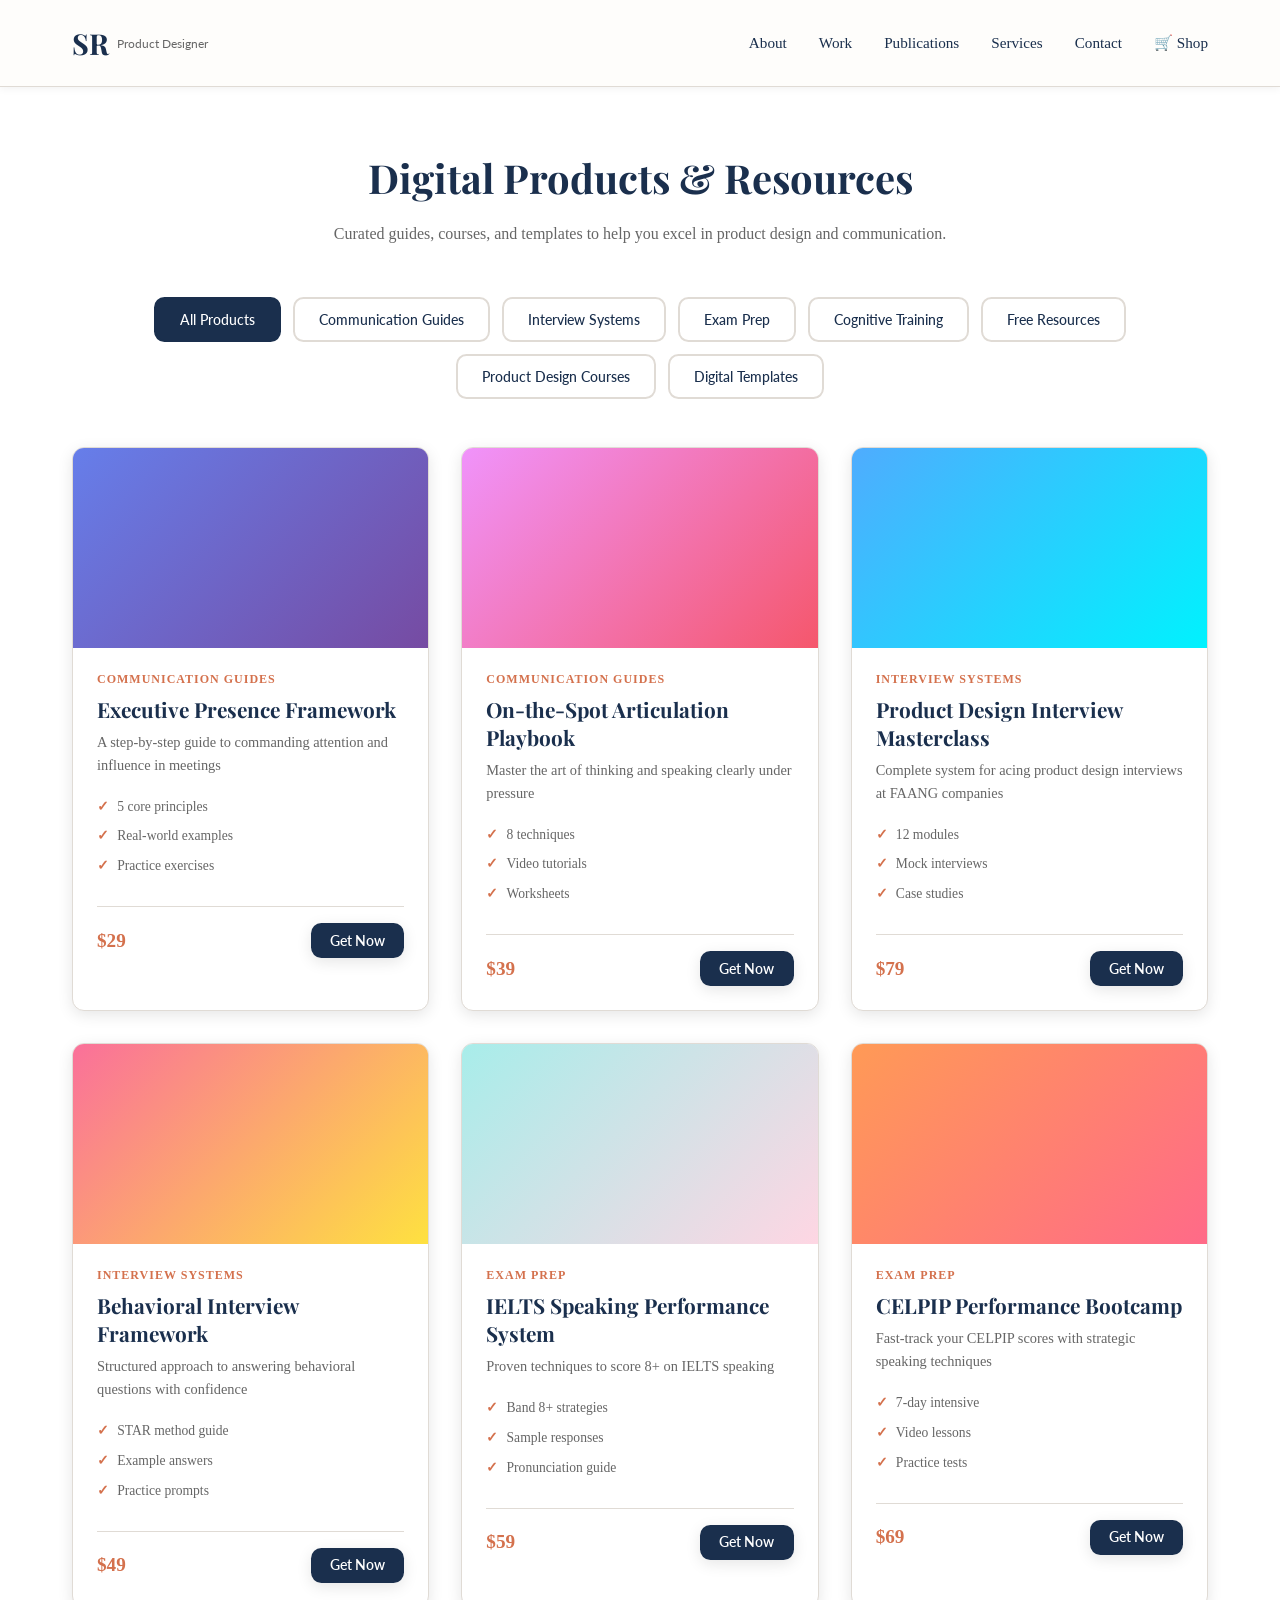
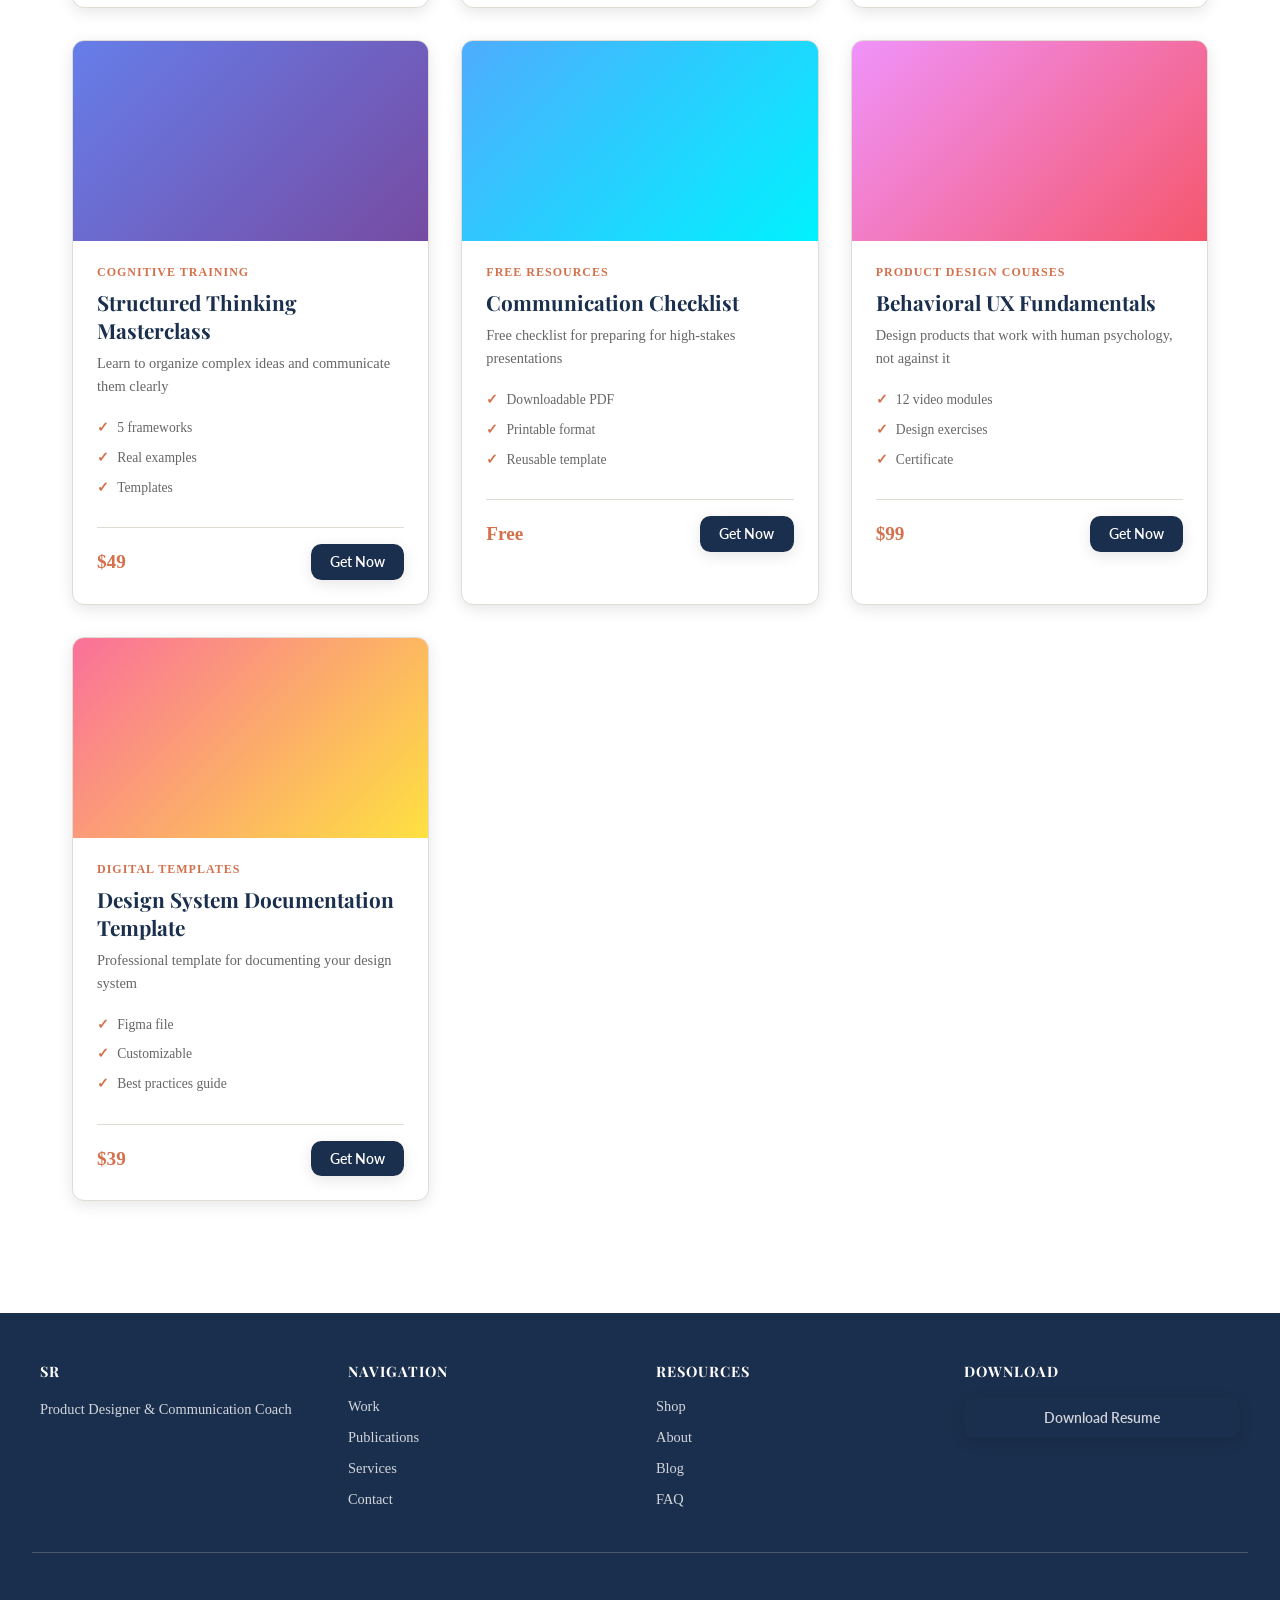
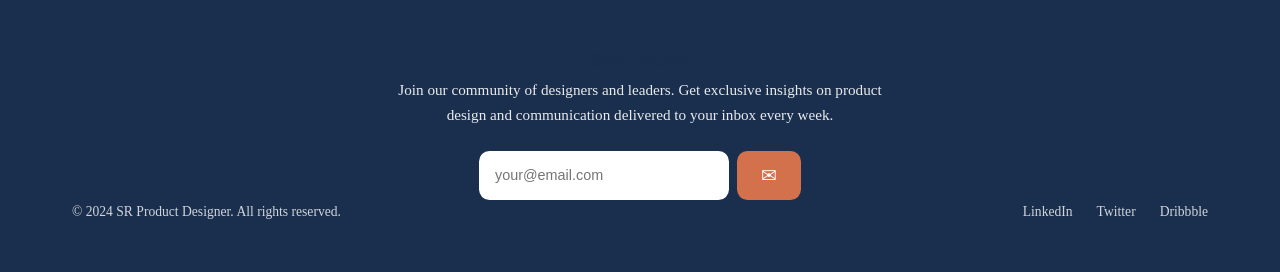
<file: shop.html>
<!DOCTYPE html>
<html lang="en">
<head>
  <meta charset="UTF-8">
  <meta name="viewport" content="width=device-width, initial-scale=1.0">
  <title>Shop - SR Portfolio</title>
  <link rel="preconnect" href="https://fonts.googleapis.com">
  <link rel="preconnect" href="https://fonts.gstatic.com" crossorigin>
  <link href="https://fonts.googleapis.com/css2?family=Playfair+Display:wght@600;700;800&family=Lato:wght@300;400;500;600;700&display=swap" rel="stylesheet">
  <link rel="stylesheet" href="styles.css">
</head>
<body>
  <!-- HEADER -->
  <header>
    <div class="header-container">
      <a href="index.html" class="logo">SR <span class="logo-subtitle">Product Designer</span></a>
      <nav>
        <a href="about.html">About</a>
        <a href="index.html#case-studies">Work</a>
        <a href="index.html#publications">Publications</a>
        <a href="index.html#services">Services</a>
        <a href="index.html#contact">Contact</a>
        <a href="shop.html" class="nav-shop">🛒 Shop</a>
      </nav>
    </div>
  </header>

  <!-- SHOP SECTION -->
  <section style="padding: 4rem 0;">
    <div class="container">
      <!-- Shop Header -->
      <div class="shop-header">
        <h1>Digital Products & Resources</h1>
        <p>Curated guides, courses, and templates to help you excel in product design and communication.</p>
      </div>

      <!-- Category Tabs -->
      <div class="category-tabs">
        <button class="category-tab active" data-category="all" onclick="filterProducts('all')">All Products</button>
        <button class="category-tab" data-category="communication-guides" onclick="filterProducts('communication-guides')">Communication Guides</button>
        <button class="category-tab" data-category="interview-systems" onclick="filterProducts('interview-systems')">Interview Systems</button>
        <button class="category-tab" data-category="exam-prep" onclick="filterProducts('exam-prep')">Exam Prep</button>
        <button class="category-tab" data-category="cognitive-training" onclick="filterProducts('cognitive-training')">Cognitive Training</button>
        <button class="category-tab" data-category="free-resources" onclick="filterProducts('free-resources')">Free Resources</button>
        <button class="category-tab" data-category="product-design-courses" onclick="filterProducts('product-design-courses')">Product Design Courses</button>
        <button class="category-tab" data-category="digital-templates" onclick="filterProducts('digital-templates')">Digital Templates</button>
      </div>

      <!-- Products Grid -->
      <div class="products-grid">
        <!-- Communication Guides -->
        <div class="product-card" data-category="communication-guides" style="display: block;">
          <div class="product-image" style="background: linear-gradient(135deg, #667eea 0%, #764ba2 100%);"></div>
          <div class="product-content">
            <span class="product-category">Communication Guides</span>
            <h3 class="product-title">Executive Presence Framework</h3>
            <p class="product-description">A step-by-step guide to commanding attention and influence in meetings</p>
            <ul class="product-features">
              <li>5 core principles</li>
              <li>Real-world examples</li>
              <li>Practice exercises</li>
            </ul>
            <div class="product-footer">
              <span class="product-price">$29</span>
              <button class="btn btn-primary" onclick="goToContactWithProduct('Executive Presence Framework')">Get Now</button>
            </div>
          </div>
        </div>

        <div class="product-card" data-category="communication-guides" style="display: block;">
          <div class="product-image" style="background: linear-gradient(135deg, #f093fb 0%, #f5576c 100%);"></div>
          <div class="product-content">
            <span class="product-category">Communication Guides</span>
            <h3 class="product-title">On-the-Spot Articulation Playbook</h3>
            <p class="product-description">Master the art of thinking and speaking clearly under pressure</p>
            <ul class="product-features">
              <li>8 techniques</li>
              <li>Video tutorials</li>
              <li>Worksheets</li>
            </ul>
            <div class="product-footer">
              <span class="product-price">$39</span>
              <button class="btn btn-primary" onclick="goToContactWithProduct('On-the-Spot Articulation Playbook')">Get Now</button>
            </div>
          </div>
        </div>

        <!-- Interview Systems -->
        <div class="product-card" data-category="interview-systems" style="display: block;">
          <div class="product-image" style="background: linear-gradient(135deg, #4facfe 0%, #00f2fe 100%);"></div>
          <div class="product-content">
            <span class="product-category">Interview Systems</span>
            <h3 class="product-title">Product Design Interview Masterclass</h3>
            <p class="product-description">Complete system for acing product design interviews at FAANG companies</p>
            <ul class="product-features">
              <li>12 modules</li>
              <li>Mock interviews</li>
              <li>Case studies</li>
            </ul>
            <div class="product-footer">
              <span class="product-price">$79</span>
              <button class="btn btn-primary" onclick="goToContactWithProduct('Product Design Interview Masterclass')">Get Now</button>
            </div>
          </div>
        </div>

        <div class="product-card" data-category="interview-systems" style="display: block;">
          <div class="product-image" style="background: linear-gradient(135deg, #fa709a 0%, #fee140 100%);"></div>
          <div class="product-content">
            <span class="product-category">Interview Systems</span>
            <h3 class="product-title">Behavioral Interview Framework</h3>
            <p class="product-description">Structured approach to answering behavioral questions with confidence</p>
            <ul class="product-features">
              <li>STAR method guide</li>
              <li>Example answers</li>
              <li>Practice prompts</li>
            </ul>
            <div class="product-footer">
              <span class="product-price">$49</span>
              <button class="btn btn-primary" onclick="goToContactWithProduct('Behavioral Interview Framework')">Get Now</button>
            </div>
          </div>
        </div>

        <!-- Exam Prep -->
        <div class="product-card" data-category="exam-prep" style="display: block;">
          <div class="product-image" style="background: linear-gradient(135deg, #a8edea 0%, #fed6e3 100%);"></div>
          <div class="product-content">
            <span class="product-category">Exam Prep</span>
            <h3 class="product-title">IELTS Speaking Performance System</h3>
            <p class="product-description">Proven techniques to score 8+ on IELTS speaking</p>
            <ul class="product-features">
              <li>Band 8+ strategies</li>
              <li>Sample responses</li>
              <li>Pronunciation guide</li>
            </ul>
            <div class="product-footer">
              <span class="product-price">$59</span>
              <button class="btn btn-primary" onclick="goToContactWithProduct('IELTS Speaking Performance System')">Get Now</button>
            </div>
          </div>
        </div>

        <div class="product-card" data-category="exam-prep" style="display: block;">
          <div class="product-image" style="background: linear-gradient(135deg, #ff9a56 0%, #ff6a88 100%);"></div>
          <div class="product-content">
            <span class="product-category">Exam Prep</span>
            <h3 class="product-title">CELPIP Performance Bootcamp</h3>
            <p class="product-description">Fast-track your CELPIP scores with strategic speaking techniques</p>
            <ul class="product-features">
              <li>7-day intensive</li>
              <li>Video lessons</li>
              <li>Practice tests</li>
            </ul>
            <div class="product-footer">
              <span class="product-price">$69</span>
              <button class="btn btn-primary" onclick="goToContactWithProduct('CELPIP Performance Bootcamp')">Get Now</button>
            </div>
          </div>
        </div>

        <!-- Cognitive Training -->
        <div class="product-card" data-category="cognitive-training" style="display: block;">
          <div class="product-image" style="background: linear-gradient(135deg, #667eea 0%, #764ba2 100%);"></div>
          <div class="product-content">
            <span class="product-category">Cognitive Training</span>
            <h3 class="product-title">Structured Thinking Masterclass</h3>
            <p class="product-description">Learn to organize complex ideas and communicate them clearly</p>
            <ul class="product-features">
              <li>5 frameworks</li>
              <li>Real examples</li>
              <li>Templates</li>
            </ul>
            <div class="product-footer">
              <span class="product-price">$49</span>
              <button class="btn btn-primary" onclick="goToContactWithProduct('Structured Thinking Masterclass')">Get Now</button>
            </div>
          </div>
        </div>

        <!-- Free Resources -->
        <div class="product-card" data-category="free-resources" style="display: block;">
          <div class="product-image" style="background: linear-gradient(135deg, #4facfe 0%, #00f2fe 100%);"></div>
          <div class="product-content">
            <span class="product-category">Free Resources</span>
            <h3 class="product-title">Communication Checklist</h3>
            <p class="product-description">Free checklist for preparing for high-stakes presentations</p>
            <ul class="product-features">
              <li>Downloadable PDF</li>
              <li>Printable format</li>
              <li>Reusable template</li>
            </ul>
            <div class="product-footer">
              <span class="product-price">Free</span>
              <button class="btn btn-primary" onclick="goToContactWithProduct('Communication Checklist')">Get Now</button>
            </div>
          </div>
        </div>

        <!-- Product Design Courses -->
        <div class="product-card" data-category="product-design-courses" style="display: block;">
          <div class="product-image" style="background: linear-gradient(135deg, #f093fb 0%, #f5576c 100%);"></div>
          <div class="product-content">
            <span class="product-category">Product Design Courses</span>
            <h3 class="product-title">Behavioral UX Fundamentals</h3>
            <p class="product-description">Design products that work with human psychology, not against it</p>
            <ul class="product-features">
              <li>12 video modules</li>
              <li>Design exercises</li>
              <li>Certificate</li>
            </ul>
            <div class="product-footer">
              <span class="product-price">$99</span>
              <button class="btn btn-primary" onclick="goToContactWithProduct('Behavioral UX Fundamentals')">Get Now</button>
            </div>
          </div>
        </div>

        <!-- Digital Templates -->
        <div class="product-card" data-category="digital-templates" style="display: block;">
          <div class="product-image" style="background: linear-gradient(135deg, #fa709a 0%, #fee140 100%);"></div>
          <div class="product-content">
            <span class="product-category">Digital Templates</span>
            <h3 class="product-title">Design System Documentation Template</h3>
            <p class="product-description">Professional template for documenting your design system</p>
            <ul class="product-features">
              <li>Figma file</li>
              <li>Customizable</li>
              <li>Best practices guide</li>
            </ul>
            <div class="product-footer">
              <span class="product-price">$39</span>
              <button class="btn btn-primary" onclick="goToContactWithProduct('Design System Documentation Template')">Get Now</button>
            </div>
          </div>
        </div>
      </div>
    </div>
  </section>

  <!-- FOOTER -->
  <footer>
    <div class="footer-container">
      <div class="footer-section">
        <h4>SR</h4>
        <p>Product Designer & Communication Coach</p>
      </div>

      <div class="footer-section">
        <h4>Navigation</h4>
        <ul>
          <li><a href="index.html#case-studies">Work</a></li>
          <li><a href="index.html#publications">Publications</a></li>
          <li><a href="index.html#services">Services</a></li>
          <li><a href="index.html#contact">Contact</a></li>
        </ul>
      </div>

      <div class="footer-section">
        <h4>Resources</h4>
        <ul>
          <li><a href="shop.html">Shop</a></li>
          <li><a href="about.html">About</a></li>
          <li><a href="#">Blog</a></li>
          <li><a href="#">FAQ</a></li>
        </ul>
      </div>

      <div class="footer-section">
        <h4>Download</h4>
        <a href="your-resume-url.pdf" download class="btn btn-primary" style="width: 100%; justify-content: center; text-align: center;">Download Resume</a>
      </div>
    </div>

    <div class="footer-divider"></div>

    <div class="footer-newsletter">
      <h4>Stay Updated</h4>
      <p>Join our community of designers and leaders. Get exclusive insights on product design and communication delivered to your inbox every week.</p>
      <form class="footer-newsletter-form" onsubmit="event.preventDefault(); alert('Newsletter signup - implement with backend');">
        <input type="email" placeholder="your@email.com" required>
        <button type="submit">✉</button>
      </form>
    </div>

    <div class="footer-bottom">
      <p>© 2024 SR Product Designer. All rights reserved.</p>
      <div class="footer-bottom-links">
        <a href="https://linkedin.com" target="_blank">LinkedIn</a>
        <a href="https://twitter.com" target="_blank">Twitter</a>
        <a href="https://dribbble.com" target="_blank">Dribbble</a>
      </div>
    </div>
  </footer>

  <script src="main.js"></script>
</body>
</html>
</file>
<file: styles.css>
/* ============================================
   SR PORTFOLIO - EXACT DESIGN SYSTEM
   Matching Manus React version perfectly
   ============================================ */

* {
  margin: 0;
  padding: 0;
  box-sizing: border-box;
}

:root {
  --primary: #1a2f4d;
  --primary-light: #2a4a6d;
  --primary-dark: #0f1f35;
  --accent: #d4714d;
  --accent-light: #e89070;
  --accent-dark: #c25a38;
  --secondary: #f5f3f0;
  --secondary-dark: #e8e4df;
  --background: #fefdfb;
  --foreground: #1a2f4d;
  --muted-foreground: #666666;
  --border: #e0dbd5;
  --card: #ffffff;
  
  --shadow-sm: 0 2px 8px rgba(0, 0, 0, 0.05);
  --shadow-md: 0 4px 15px rgba(0, 0, 0, 0.1);
  --shadow-lg: 0 8px 25px rgba(0, 0, 0, 0.15);
  --shadow-xl: 0 12px 40px rgba(0, 0, 0, 0.2);
}

html {
  scroll-behavior: auto;
}
}

body {
  font-family: 'Lato', -apple-system, BlinkMacSystemFont, 'Segoe UI', sans-serif;
  color: var(--foreground);
  background-color: var(--background);
  line-height: 1.6;
  font-weight: 300;
}

h1, h2, h3, h4, h5, h6 {
  font-family: 'Playfair Display', serif;
  color: var(--primary);
  font-weight: 700;
}

p {
  color: var(--muted-foreground);
  line-height: 1.8;
}

a {
  color: inherit;
  text-decoration: none;
}

/* ============================================
   HEADER & NAVIGATION
   ============================================ */

header {
  position: sticky;
  top: 0;
  z-index: 1000;
  background: var(--background);
  border-bottom: 1px solid var(--border);
  box-shadow: var(--shadow-sm);
}

.header-container {
  max-width: 1200px;
  margin: 0 auto;
  padding: 1.5rem 2rem;
  display: flex;
  justify-content: space-between;
  align-items: center;
}

.logo {
  font-size: 1.8rem;
  font-weight: 700;
  color: var(--primary);
  font-family: 'Playfair Display', serif;
  display: flex;
  align-items: center;
  gap: 0.5rem;
}

.logo-subtitle {
  font-size: 0.75rem;
  color: var(--muted-foreground);
  font-family: 'Lato', sans-serif;
  font-weight: 400;
}

nav {
  display: flex;
  gap: 2rem;
  align-items: center;
}

nav a {
  font-size: 0.95rem;
  font-weight: 500;
  color: var(--foreground);
  transition: color 0.3s ease;
  position: relative;
}

nav a:hover {
  color: var(--accent);
}

nav a::after {
  content: '';
  position: absolute;
  bottom: -5px;
  left: 0;
  width: 0;
  height: 2px;
  background: var(--accent);
  transition: width 0.3s ease;
}

nav a:hover::after {
  width: 100%;
}

nav a.nav-shop {
  display: inline-flex;
  align-items: center;
  justify-content: center;
  gap: 0.4rem;
  background: var(--accent);
  color: white;
  padding: 0.5rem 1.2rem;
  border-radius: 0.65rem;
  transition: all 0.3s ease;
  font-size: 0.95rem;
  font-weight: 500;
}

nav a.nav-shop:hover {
  background: var(--accent-dark);
  transform: translateY(-2px);
}

nav a.nav-shop::after {
  display: none;
}

/* ============================================
   BUTTONS
   ============================================ */

.btn {
  display: inline-flex;
  align-items: center;
  justify-content: center;
  gap: 0.5rem;
  padding: 0.75rem 1.5rem;
  border-radius: 0.65rem;
  border: none;
  cursor: pointer;
  font-size: 0.95rem;
  font-weight: 600;
  transition: all 0.3s ease;
  font-family: 'Lato', sans-serif;
}

.btn-primary {
  background: var(--primary);
  color: white;
  box-shadow: var(--shadow-md);
}

.btn-primary:hover {
  background: var(--primary-dark);
  transform: translateY(-2px);
  box-shadow: var(--shadow-lg);
}

.btn-secondary {
  background: transparent;
  color: var(--accent);
  border: 2px solid var(--accent);
}

.btn-secondary:hover {
  background: var(--accent);
  color: white;
}

.btn-outline {
  background: transparent;
  color: var(--primary);
  border: 2px solid var(--primary);
}

.btn-outline:hover {
  background: var(--primary);
  color: white;
}

/* ============================================
   CONTAINER & SECTIONS
   ============================================ */

.container {
  max-width: 1200px;
  margin: 0 auto;
  padding: 0 2rem;
}

section {
  padding: 4rem 0;
}

section.alt-bg {
  background: var(--secondary);
}

/* ============================================
   HERO SECTION
   ============================================ */

.hero {
  display: grid;
  grid-template-columns: 1fr 1fr;
  gap: 4rem;
  align-items: center;
  min-height: 80vh;
  padding: 4rem 0;
}

.hero-image {
  position: relative;
  display: flex;
  flex-direction: column;
  align-items: center;
}

.hero-image-wrapper {
  position: relative;
  width: 320px;
  height: 320px;
  margin-bottom: 2rem;
}

.hero-image-outer {
  position: absolute;
  inset: 0;
  border-radius: 1rem;
  background: linear-gradient(135deg, rgba(212, 113, 77, 0.2), rgba(26, 47, 77, 0.2));
  box-shadow: var(--shadow-lg);
}

.hero-image-inner {
  position: absolute;
  inset: 1rem;
  border-radius: 0.75rem;
  overflow: hidden;
  box-shadow: var(--shadow-md);
}

.hero-image-inner img {
  width: 100%;
  height: 100%;
  object-fit: cover;
  transition: opacity 0.7s ease;
}

.carousel-dots {
  position: absolute;
  bottom: 1.5rem;
  left: 50%;
  transform: translateX(-50%);
  display: flex;
  gap: 0.5rem;
  z-index: 10;
}

.carousel-dots button {
  width: 8px;
  height: 8px;
  border-radius: 50%;
  background: rgba(255, 255, 255, 0.5);
  border: none;
  cursor: pointer;
  transition: all 0.3s ease;
}

.carousel-dots button.active {
  background: var(--accent);
  width: 24px;
  border-radius: 4px;
}

.social-icons {
  display: flex;
  gap: 1rem;
  justify-content: center;
}

.social-icons a {
  width: 40px;
  height: 40px;
  border: 1.5px solid var(--muted-foreground);
  border-radius: 50%;
  display: flex;
  align-items: center;
  justify-content: center;
  color: var(--muted-foreground);
  transition: all 0.3s ease;
  font-size: 1rem;
  font-weight: 600;
}

.social-icons a:hover {
  border-color: var(--accent);
  background: var(--accent);
  color: white;
}

.hero-content {
  space-y: 2rem;
}

.hero-content h1 {
  font-size: 3.5rem;
  line-height: 1.2;
  margin-bottom: 1rem;
}

.hero-content .subtitle {
  font-size: 1.1rem;
  color: var(--muted-foreground);
  margin-bottom: 1.5rem;
  line-height: 1.8;
}

.hero-quote {
  border-left: 4px solid var(--accent);
  padding-left: 1.5rem;
  margin: 2rem 0;
  font-style: italic;
  color: var(--muted-foreground);
  font-size: 1.1rem;
}

.hero-quote-author {
  font-size: 0.9rem;
  margin-top: 0.5rem;
  color: var(--foreground);
  font-style: normal;
}

.hero-cta {
  display: flex;
  gap: 1rem;
  margin-top: 2rem;
  flex-wrap: wrap;
}

/* ============================================
   CASE STUDIES SECTION
   ============================================ */

.section-title {
  font-family: 'Playfair Display', serif;
  font-size: 2.5rem;
  margin-bottom: 0.5rem;
  font-weight: 700;
}

.section-subtitle {
  color: var(--muted-foreground);
  font-size: 1.1rem;
  margin-bottom: 3rem;
}

.case-grid {
  display: grid;
  grid-template-columns: repeat(2, 1fr);
  gap: 1.5rem;
  auto-rows: max-content;
  margin-bottom: 3rem;
}

.case-grid > a:first-child {
  grid-column: span 2;
  grid-row: span 2;
}

.case-card {
  position: relative;
  overflow: hidden;
  border-radius: 0.75rem;
  box-shadow: var(--shadow-md);
  transition: all 0.3s ease;
  cursor: pointer;
  height: 300px;
  display: flex;
  align-items: flex-end;
}

.case-grid > a:first-child .case-card {
  height: 500px;
}

.case-card:hover {
  transform: translateY(-8px);
  box-shadow: var(--shadow-lg);
}

.case-card-image {
  position: absolute;
  inset: 0;
  width: 100%;
  height: 100%;
  background: linear-gradient(135deg, #667eea 0%, #764ba2 100%);
  overflow: hidden;
}

.case-card-image img {
  width: 100%;
  height: 100%;
  object-fit: cover;
  transition: transform 0.5s ease;
}

.case-card:hover .case-card-image img {
  transform: scale(1.05);
}

.case-card-overlay {
  position: absolute;
  inset: 0;
  background: linear-gradient(to top, rgba(26, 47, 77, 0.95), rgba(26, 47, 77, 0.5), transparent);
  opacity: 0;
  transition: opacity 0.3s ease;
  display: flex;
  flex-direction: column;
  justify-content: flex-end;
  padding: 2rem;
  z-index: 2;
}

.case-card:hover .case-card-overlay {
  opacity: 1;
}

.case-card-overlay-content {
  space-y: 1rem;
}

.case-card-overlay-category {
  font-size: 0.75rem;
  color: var(--accent);
  text-transform: uppercase;
  letter-spacing: 1px;
  font-weight: 600;
  margin-bottom: 0.5rem;
}

.case-card-overlay-title {
  font-size: 1.5rem;
  color: white;
  margin-bottom: 0.5rem;
}

.case-card-overlay-description {
  font-size: 0.9rem;
  color: rgba(255, 255, 255, 0.9);
  margin-bottom: 1rem;
}

.case-card-overlay-cta {
  display: flex;
  align-items: center;
  gap: 0.5rem;
  color: var(--accent);
  font-weight: 600;
  font-size: 0.9rem;
  transition: transform 0.3s ease;
}

.case-card:hover .case-card-overlay-cta {
  transform: translateX(4px);
}

.case-card-static {
  position: absolute;
  bottom: 0;
  left: 0;
  right: 0;
  padding: 1.5rem;
  background: linear-gradient(to top, rgba(0, 0, 0, 0.6), transparent);
  z-index: 1;
  transition: opacity 0.3s ease;
}

.case-card:hover .case-card-static {
  opacity: 0;
}

.case-card-static-category {
  font-size: 0.75rem;
  color: var(--accent);
  text-transform: uppercase;
  letter-spacing: 1px;
  font-weight: 600;
  margin-bottom: 0.5rem;
}

.case-card-static-title {
  font-size: 1.3rem;
  color: white;
  margin-bottom: 0.5rem;
}

.case-card-static-company {
  font-size: 0.9rem;
  color: rgba(255, 255, 255, 0.8);
}

.case-cta {
  text-align: center;
}

.case-cta p {
  margin-bottom: 1rem;
}

.case-cta .btn {
  display: inline-flex;
}

/* ============================================
   PUBLICATIONS SECTION
   ============================================ */

.publications-header {
  display: flex;
  justify-content: space-between;
  align-items: center;
  margin-bottom: 3rem;
}

.publications-header-left {
  max-width: 50%;
}

.publications-controls {
  display: flex;
  gap: 0.5rem;
}

.publications-controls button {
  padding: 0.5rem;
  background: transparent;
  border: none;
  cursor: pointer;
  color: var(--accent);
  transition: all 0.3s ease;
  display: flex;
  align-items: center;
  justify-content: center;
}

.publications-controls button:hover {
  background: var(--secondary);
  border-radius: 0.5rem;
}

.publications-carousel {
  position: relative;
  overflow: hidden;
}

.publications-scroll {
  display: flex;
  gap: 1.5rem;
  overflow-x: auto;
  padding-bottom: 1rem;
  scroll-behavior: smooth;
}

.publications-scroll::-webkit-scrollbar {
  display: none;
}

.publication-card {
  flex-shrink: 0;
  width: 320px;
  background: var(--card);
  border: 1px solid var(--border);
  border-radius: 0.75rem;
  padding: 1.5rem;
  box-shadow: var(--shadow-md);
  transition: all 0.3s ease;
  display: flex;
  flex-direction: column;
  justify-content: space-between;
  cursor: pointer;
}

.publication-card:hover {
  box-shadow: var(--shadow-lg);
  border-color: var(--accent);
  transform: scale(1.05);
}

.publication-card-header {
  margin-bottom: 1rem;
}

.publication-card-publication {
  font-size: 0.75rem;
  color: var(--accent);
  text-transform: uppercase;
  letter-spacing: 1px;
  font-weight: 600;
  margin-bottom: 0.5rem;
}

.publication-card-title {
  font-family: 'Playfair Display', serif;
  font-size: 1.1rem;
  font-weight: 700;
  color: var(--primary);
  margin-bottom: 0.5rem;
  transition: color 0.3s ease;
  line-height: 1.4;
  display: -webkit-box;
  -webkit-line-clamp: 2;
  -webkit-box-orient: vertical;
  overflow: hidden;
}

.publication-card:hover .publication-card-title {
  color: var(--accent);
}

.publication-card-excerpt {
  font-size: 0.85rem;
  color: var(--muted-foreground);
  line-height: 1.5;
  display: -webkit-box;
  -webkit-line-clamp: 2;
  -webkit-box-orient: vertical;
  overflow: hidden;
}

.publication-card-footer {
  display: flex;
  justify-content: space-between;
  align-items: center;
  padding-top: 1rem;
  border-top: 1px solid var(--border);
}

.publication-card-date {
  font-size: 0.75rem;
  color: var(--muted-foreground);
}

.publication-card-icon {
  color: var(--accent);
  transition: transform 0.3s ease;
}

.publication-card:hover .publication-card-icon {
  transform: translate(2px, -2px);
}

.publications-indicators {
  display: flex;
  gap: 0.5rem;
  justify-content: center;
  margin-top: 2rem;
}

.publications-indicator {
  width: 8px;
  height: 8px;
  border-radius: 50%;
  background: var(--border);
  border: none;
  cursor: pointer;
  transition: all 0.3s ease;
}

.publications-indicator.active {
  background: var(--accent);
  width: 32px;
  border-radius: 4px;
}

.publications-indicator:hover {
  background: var(--muted-foreground);
}

/* ============================================
   SERVICES SECTION
   ============================================ */

.services-grid {
  display: grid;
  grid-template-columns: repeat(auto-fit, minmax(350px, 1fr));
  gap: 2rem;
}

.service-card {
  background: var(--card);
  border: 2px solid var(--border);
  border-radius: 0.75rem;
  padding: 2rem;
  transition: all 0.3s ease;
  position: relative;
  display: flex;
  flex-direction: column;
}

.service-card::before {
  content: '';
  position: absolute;
  top: 0;
  left: 0;
  right: 0;
  height: 3px;
  background: linear-gradient(to right, var(--accent), var(--accent), transparent);
  border-radius: 0.75rem 0.75rem 0 0;
  opacity: 0;
  transition: opacity 0.3s ease;
}

.service-card:hover {
  border-color: var(--accent);
  box-shadow: var(--shadow-lg);
  transform: translateY(-8px);
}

.service-card:hover::before {
  opacity: 1;
}

.service-card-title {
  font-family: 'Playfair Display', serif;
  font-size: 1.5rem;
  margin-bottom: 0.5rem;
  transition: color 0.3s ease;
  font-weight: 700;
}

.service-card:hover .service-card-title {
  color: var(--accent);
}

.service-card-subtitle {
  color: var(--accent);
  font-weight: 600;
  font-size: 0.9rem;
  margin-bottom: 1rem;
}

.service-card-description {
  color: var(--muted-foreground);
  margin-bottom: 1.5rem;
  font-size: 0.95rem;
  line-height: 1.8;
}

.service-card-section-title {
  font-size: 0.75rem;
  font-weight: 700;
  text-transform: uppercase;
  letter-spacing: 1px;
  color: var(--primary);
  margin-bottom: 1rem;
  margin-top: 1.5rem;
}

.service-features {
  list-style: none;
  margin-bottom: 1.5rem;
  flex-grow: 1;
}

.service-features li {
  display: flex;
  align-items: flex-start;
  gap: 0.75rem;
  padding: 0.5rem 0;
  color: var(--foreground);
  font-size: 0.9rem;
}

.service-features li::before {
  content: '✓';
  color: var(--accent);
  font-weight: 700;
  flex-shrink: 0;
}

.service-ideal {
  background: var(--secondary);
  padding: 1rem;
  border-radius: 0.65rem;
  margin-bottom: 1.5rem;
  font-size: 0.9rem;
  color: var(--foreground);
}

.service-ideal strong {
  display: block;
  margin-bottom: 0.5rem;
}

.service-ideal-tags {
  display: flex;
  flex-wrap: wrap;
  gap: 0.5rem;
}

.service-ideal-tag {
  display: inline-block;
  padding: 0.3rem 0.75rem;
  background: rgba(212, 113, 77, 0.1);
  color: var(--accent);
  font-size: 0.75rem;
  font-weight: 600;
  border-radius: 20px;
}

.service-cta {
  display: flex;
  gap: 1rem;
  margin-top: 1.5rem;
}

.service-cta .btn {
  flex: 1;
}

.service-note {
  font-size: 0.75rem;
  color: var(--muted-foreground);
  text-align: center;
  margin-top: 1rem;
}

/* ============================================
   CONTACT SECTION
   ============================================ */

.contact-wrapper {
  display: grid;
  grid-template-columns: 1fr 1fr;
  gap: 3rem;
}

.contact-info {
  display: flex;
  flex-direction: column;
  gap: 2rem;
}

.contact-info-item {
  display: flex;
  align-items: flex-start;
  gap: 1.5rem;
}

.contact-info-icon {
  width: 40px;
  height: 40px;
  display: flex;
  align-items: center;
  justify-content: center;
  flex-shrink: 0;
  color: #d4714d;
  font-size: 1.1rem;
  border: 1.5px solid #d4714d;
  border-radius: 50%;
  transition: all 0.3s ease;
  font-weight: 600;
}

.contact-info-icon:hover {
  background: #d4714d;
  color: white;
}

.contact-info-content p {
  color: var(--muted-foreground);
  font-size: 0.95rem;
}

.contact-info-content a {
  color: var(--muted-foreground);
  transition: color 0.3s ease;
}

.contact-info-content a:hover {
  color: var(--accent);
}

.contact-form {
  background: var(--card);
  border: 1px solid var(--border);
  border-radius: 1rem;
  padding: 2rem;
  box-shadow: var(--shadow-md);
  display: flex;
  flex-direction: column;
  gap: 1.2rem;
}

.form-group {
  display: flex;
  flex-direction: column;
}

.form-group label {
  margin-bottom: 0.5rem;
  font-weight: 600;
  font-size: 0.95rem;
}

.form-group input,
.form-group textarea,
.form-group select {
  padding: 0.8rem;
  border: 1px solid var(--border);
  border-radius: 0.65rem;
  font-family: 'Lato', sans-serif;
  font-size: 0.95rem;
  transition: all 0.3s ease;
  background: var(--background);
}

.form-group input:focus,
.form-group textarea:focus,
.form-group select:focus {
  outline: none;
  border-color: var(--accent);
  box-shadow: 0 0 0 3px rgba(212, 113, 77, 0.1);
}

.form-group textarea {
  resize: vertical;
  min-height: 120px;
}

.form-submit {
  margin-top: 1rem;
  width: 100%;
}

/* ============================================
   FOOTER
   ============================================ */

footer {
  background: var(--primary);
  color: white;
  padding: 3rem 2rem;
}

.footer-container {
  max-width: 1200px;
  margin: 0 auto;
  display: grid;
  grid-template-columns: repeat(4, 1fr);
  gap: 2rem;
  margin-bottom: 2rem;
}

.footer-section h4 {
  color: white;
  margin-bottom: 1rem;
  font-size: 0.9rem;
  text-transform: uppercase;
  letter-spacing: 1px;
  font-family: 'Playfair Display', serif;
}

.footer-section ul {
  list-style: none;
}

.footer-section ul li {
  margin-bottom: 0.8rem;
}

.footer-section a {
  color: rgba(255, 255, 255, 0.8);
  transition: color 0.3s ease;
  font-size: 0.9rem;
}

.footer-section a:hover {
  color: var(--accent);
}

.footer-section p {
  color: rgba(255, 255, 255, 0.8);
  font-size: 0.9rem;
}

.footer-divider {
  border-top: 1px solid rgba(255, 255, 255, 0.2);
  padding: 2rem 0;
  margin-bottom: 2rem;
}

.footer-newsletter {
  max-width: 500px;
  margin: 0 auto;
  text-align: center;
}

.footer-newsletter h4 {
  margin-bottom: 0.5rem;
}

.footer-newsletter p {
  color: rgba(255, 255, 255, 0.9);
  margin-bottom: 1.5rem;
  font-size: 0.95rem;
  line-height: 1.6;
}

.footer-newsletter-form {
  display: flex;
  gap: 0.5rem;
  max-width: 400px;
  margin: 0 auto;
  justify-content: center;
}

.footer-newsletter-form input {
  padding: 0.8rem 1rem;
  border: none;
  border-radius: 0.65rem;
  font-size: 0.9rem;
  flex: 1;
  max-width: 250px;
}

.footer-newsletter-form button {
  padding: 0.8rem 1.5rem;
  background: var(--accent);
  border: none;
  border-radius: 0.65rem;
  color: white;
  cursor: pointer;
  font-size: 1.2rem;
  transition: all 0.3s ease;
}

.footer-newsletter-form button:hover {
  background: var(--accent-dark);
  transform: translateY(-2px);
}

.footer-bottom {
  max-width: 1200px;
  margin: 0 auto;
  padding: 0 2rem;
  display: flex;
  justify-content: space-between;
  align-items: center;
  color: rgba(255, 255, 255, 0.8);
  font-size: 0.85rem;
}

.footer-bottom p {
  color: rgba(255, 255, 255, 0.8);
}

.footer-bottom-links {
  display: flex;
  gap: 1.5rem;
}

.footer-bottom-links a {
  color: rgba(255, 255, 255, 0.8);
  transition: color 0.3s ease;
}

.footer-bottom-links a:hover {
  color: var(--accent);
}

/* ============================================
   NEWSLETTER POPUP
   ============================================ */

.newsletter-overlay {
  position: fixed;
  top: 0;
  left: 0;
  right: 0;
  bottom: 0;
  background: rgba(0, 0, 0, 0.5);
  display: flex;
  align-items: center;
  justify-content: center;
  z-index: 2000;
  backdrop-filter: blur(4px);
}

.newsletter-modal {
  background: white;
  border-radius: 1rem;
  padding: 3rem;
  max-width: 450px;
  width: 90%;
  box-shadow: var(--shadow-xl);
  position: relative;
}

.newsletter-close {
  position: absolute;
  top: 1.5rem;
  right: 1.5rem;
  background: none;
  border: none;
  font-size: 1.5rem;
  color: var(--muted-foreground);
  cursor: pointer;
  transition: color 0.3s ease;
}

.newsletter-close:hover {
  color: var(--accent);
}

.newsletter-header {
  margin-bottom: 2rem;
}

.newsletter-header h2 {
  font-size: 1.8rem;
  margin-bottom: 0.5rem;
}

.newsletter-header p {
  color: var(--muted-foreground);
}

.newsletter-form {
  display: flex;
  flex-direction: column;
  gap: 1rem;
  margin-bottom: 1.5rem;
}

.newsletter-form input {
  padding: 0.8rem;
  border: 1px solid var(--border);
  border-radius: 0.65rem;
  font-size: 0.95rem;
}

.newsletter-form button {
  width: 100%;
}

.newsletter-benefits {
  background: var(--secondary);
  padding: 1.5rem;
  border-radius: 0.65rem;
  margin-bottom: 1rem;
}

.newsletter-benefits-title {
  font-weight: 600;
  margin-bottom: 0.5rem;
  font-size: 0.9rem;
}

.newsletter-benefits ul {
  list-style: none;
}

.newsletter-benefits li {
  font-size: 0.85rem;
  color: var(--muted-foreground);
  margin-bottom: 0.3rem;
}

.newsletter-privacy {
  font-size: 0.75rem;
  color: var(--muted-foreground);
  text-align: center;
}

.newsletter-success {
  text-align: center;
  padding: 2rem 0;
}

.newsletter-success-icon {
  font-size: 3rem;
  color: var(--accent);
  margin-bottom: 1rem;
}

.newsletter-success h3 {
  font-size: 1.5rem;
  margin-bottom: 0.5rem;
}

.newsletter-success p {
  color: var(--muted-foreground);
}

/* ============================================
   SHOP PAGE
   ============================================ */

.shop-header {
  text-align: center;
  margin-bottom: 3rem;
}

.shop-header h1 {
  font-family: 'Playfair Display', serif;
  font-size: 2.5rem;
  margin-bottom: 1rem;
  font-weight: 700;
}

.category-tabs {
  display: flex;
  gap: 0.75rem;
  margin-bottom: 3rem;
  flex-wrap: wrap;
  justify-content: center;
}

.category-tab {
  padding: 0.75rem 1.5rem;
  border: 2px solid var(--border);
  background: transparent;
  border-radius: 0.65rem;
  cursor: pointer;
  font-size: 0.9rem;
  font-weight: 500;
  transition: all 0.3s ease;
  color: var(--foreground);
  font-family: 'Lato', sans-serif;
}

.category-tab:hover {
  border-color: var(--accent);
  color: var(--accent);
}

.category-tab.active {
  background: var(--primary);
  border-color: var(--primary);
  color: white;
}

.products-grid {
  display: grid;
  grid-template-columns: repeat(auto-fill, minmax(300px, 1fr));
  gap: 2rem;
  margin-bottom: 3rem;
}

.product-card {
  background: white;
  border: 1px solid var(--border);
  border-radius: 0.75rem;
  overflow: hidden;
  box-shadow: var(--shadow-md);
  transition: all 0.3s ease;
  display: flex;
  flex-direction: column;
}

.product-card:hover {
  transform: translateY(-8px);
  box-shadow: var(--shadow-lg);
}

.product-image {
  width: 100%;
  height: 200px;
  background: linear-gradient(135deg, #667eea 0%, #764ba2 100%);
}

.product-content {
  padding: 1.5rem;
  display: flex;
  flex-direction: column;
  flex-grow: 1;
}

.product-category {
  font-size: 0.75rem;
  color: var(--accent);
  text-transform: uppercase;
  letter-spacing: 1px;
  font-weight: 600;
  margin-bottom: 0.5rem;
}

.product-title {
  font-family: 'Playfair Display', serif;
  font-size: 1.3rem;
  margin-bottom: 0.5rem;
  font-weight: 700;
  color: var(--primary);
}

.product-description {
  font-size: 0.9rem;
  color: var(--muted-foreground);
  margin-bottom: 1rem;
  line-height: 1.6;
}

.product-features {
  list-style: none;
  margin-bottom: 1.5rem;
  flex-grow: 1;
}

.product-features li {
  font-size: 0.85rem;
  color: var(--muted-foreground);
  padding: 0.3rem 0;
  margin-bottom: 0.2rem;
}

.product-features li::before {
  content: '✓ ';
  color: var(--accent);
  font-weight: 600;
  margin-right: 0.3rem;
}

.product-footer {
  display: flex;
  justify-content: space-between;
  align-items: center;
  padding-top: 1rem;
  border-top: 1px solid var(--border);
}

.product-price {
  font-size: 1.2rem;
  font-weight: 700;
  color: var(--accent);
}

.product-footer .btn {
  padding: 0.6rem 1.2rem;
  font-size: 0.85rem;
}

/* ============================================
   RESPONSIVE DESIGN
   ============================================ */

@media (max-width: 1024px) {
  .hero {
    grid-template-columns: 1fr;
  }

  .contact-wrapper {
    grid-template-columns: 1fr;
  }

  .footer-container {
    grid-template-columns: repeat(2, 1fr);
  }

  .case-grid {
    grid-template-columns: 1fr;
  }

  .case-grid > a:first-child {
    grid-column: span 1;
  }
}

@media (max-width: 768px) {
  nav {
    gap: 1rem;
  }

  nav a.nav-shop {
    padding: 0.5rem 0.8rem;
    font-size: 0.85rem;
  }

  .hero-content h1 {
    font-size: 2.5rem;
  }

  .section-title {
    font-size: 2rem;
  }

  .services-grid {
    grid-template-columns: 1fr;
  }

  .contact-wrapper {
    grid-template-columns: 1fr;
  }

  .footer-container {
    grid-template-columns: 1fr;
  }

  .footer-bottom {
    flex-direction: column;
    gap: 1rem;
    text-align: center;
  }

  .product-card {
    margin-bottom: 1rem;
  }
}

@media (max-width: 480px) {
  .header-container {
    padding: 1rem;
  }

  nav {
    gap: 0.5rem;
    flex-wrap: wrap;
  }

  .hero {
    padding: 2rem 0;
    min-height: auto;
  }

  .hero-image-wrapper {
    width: 250px;
    height: 250px;
  }

  .hero-content h1 {
    font-size: 2rem;
  }

  .hero-content .subtitle {
    font-size: 0.95rem;
  }
}
/* ============================================
   UPDATED NAVIGATION - SHOP LINK
   ============================================ */

nav a.nav-shop {
  display: inline-flex;
  align-items: center;
  justify-content: center;
  gap: 0.4rem;
  background: transparent;
  color: var(--foreground);
  padding: 0;
  border-radius: 0;
  transition: all 0.3s ease;
  font-size: 0.95rem;
  font-weight: 500;
  position: relative;
}

nav a.nav-shop::after {
  content: '';
  position: absolute;
  bottom: -5px;
  left: 0;
  width: 0;
  height: 2px;
  background: var(--accent);
  transition: width 0.3s ease;
}

nav a.nav-shop:hover {
  color: var(--accent);
  background: transparent;
  transform: none;
}

nav a.nav-shop:hover::after {
  width: 100%;
}

/* ============================================
   PRODUCT TITLES FONT
   ============================================ */

.product-title {
  font-family: 'Playfair Display', serif;
  font-size: 1.3rem;
  margin-bottom: 0.5rem;
  font-weight: 700;
  color: var(--primary);
}

/* ============================================
   SVG ICONS - CLEAN VECTOR STYLE
   ============================================ */

.icon-svg {
  display: inline-block;
  width: 1em;
  height: 1em;
  stroke: currentColor;
  stroke-width: 2;
  stroke-linecap: round;
  stroke-linejoin: round;
  fill: none;
  vertical-align: -0.125em;
}

.contact-info-icon {
  width: 50px;
  height: 50px;
  display: flex;
  align-items: center;
  justify-content: center;
  flex-shrink: 0;
  color: var(--accent);
  font-size: 1.5rem;
}

.contact-info-icon svg {
  width: 100%;
  height: 100%;
  stroke: var(--accent);
  stroke-width: 1.5;
  fill: none;
}

/* ============================================
   CASE STUDY LINKS FIX
   ============================================ */

.case-card-link {
  cursor: pointer;
  text-decoration: none;
}

.case-card-link:hover {
  text-decoration: none;
}


/* ============================================
   CONTACT ICONS - FIX OVERLAPPING
   ============================================ */

.contact-info-icon {
  width: 50px;
  height: 50px;
  display: flex;
  align-items: center;
  justify-content: center;
  flex-shrink: 0;
  color: var(--accent);
  font-size: 1.5rem;
}

.contact-info-icon svg {
  width: 22px;
  height: 22px;
  stroke: var(--accent);
  stroke-width: 1.5;
  fill: none;
  stroke-linecap: round;
  stroke-linejoin: round;
}

/* ============================================
   SMOOTH SCROLL FIX - REMOVE AUTO-SCROLL
   ============================================ */

html {
  scroll-behavior: auto;
}

/* Remove any weird auto-scroll on home page */
body {
  scroll-behavior: auto;
}

/* Only smooth scroll on manual clicks */
a[href^="#"] {
  scroll-behavior: smooth;
}
</file>
